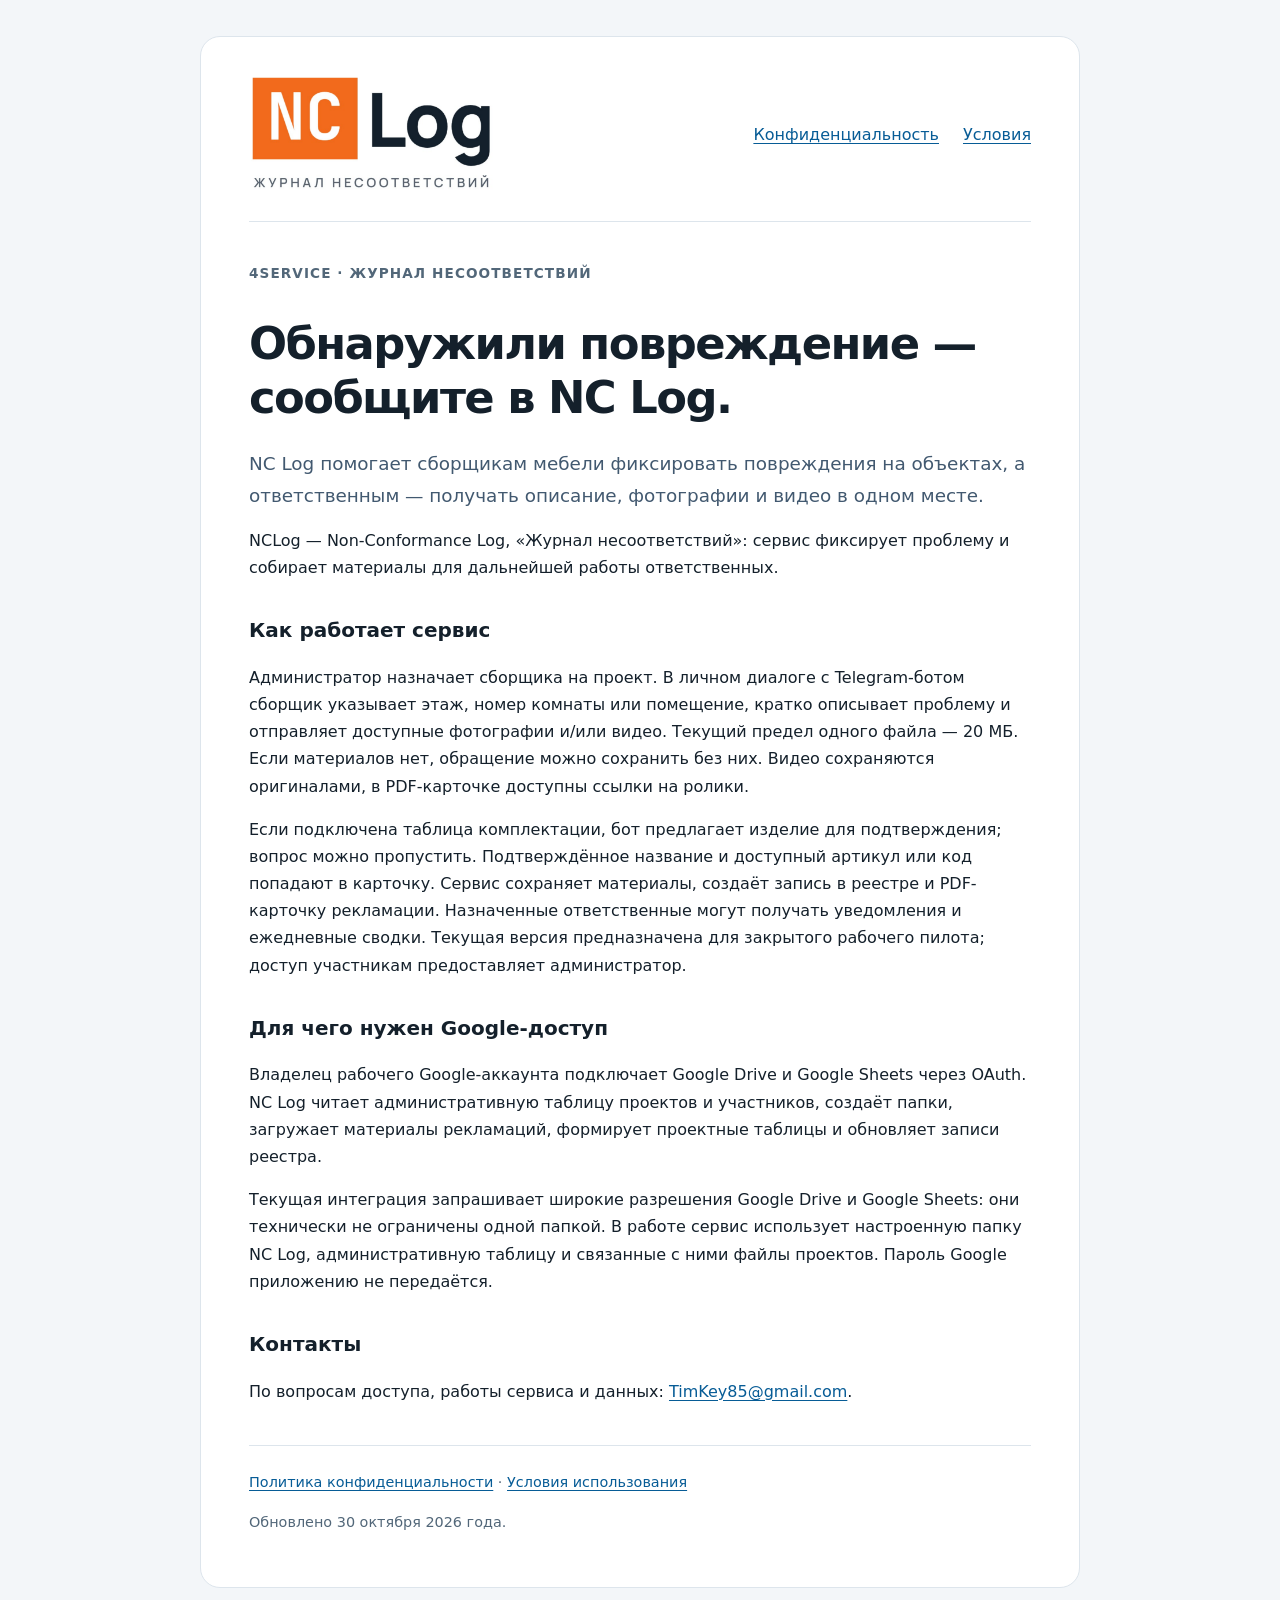
<file: index.html>
<!doctype html>
<html lang="ru">
<head><meta charset="utf-8"><meta name="viewport" content="width=device-width,initial-scale=1"><title>NC Log — сбор рекламаций</title><link rel="stylesheet" href="style.css"></head>
<body><main>
<nav aria-label="Навигация"><a href="./" aria-label="NC Log"><img class="brand-logo" src="nclog-logo-ru.png" alt="NC Log — Журнал несоответствий"></a><a href="privacy.html">Конфиденциальность</a><a href="terms.html">Условия</a></nav>
<p class="eyebrow">4service · Журнал несоответствий</p>
<h1>Обнаружили повреждение — сообщите в NC Log.</h1>
<p class="lead">NC Log помогает сборщикам мебели фиксировать повреждения на объектах, а ответственным — получать описание, фотографии и видео в одном месте.</p>
<p>NCLog — Non-Conformance Log, «Журнал несоответствий»: сервис фиксирует проблему и собирает материалы для дальнейшей работы ответственных.</p>
<h2>Как работает сервис</h2>
<p>Администратор назначает сборщика на проект. В личном диалоге с Telegram-ботом сборщик указывает этаж, номер комнаты или помещение, кратко описывает проблему и отправляет доступные фотографии и/или видео. Текущий предел одного файла — 20 МБ. Если материалов нет, обращение можно сохранить без них. Видео сохраняются оригиналами, в PDF-карточке доступны ссылки на ролики.</p>
<p>Если подключена таблица комплектации, бот предлагает изделие для подтверждения; вопрос можно пропустить. Подтверждённое название и доступный артикул или код попадают в карточку. Сервис сохраняет материалы, создаёт запись в реестре и PDF-карточку рекламации. Назначенные ответственные могут получать уведомления и ежедневные сводки. Текущая версия предназначена для закрытого рабочего пилота; доступ участникам предоставляет администратор.</p>
<h2>Для чего нужен Google-доступ</h2>
<p>Владелец рабочего Google-аккаунта подключает Google Drive и Google Sheets через OAuth. NC Log читает административную таблицу проектов и участников, создаёт папки, загружает материалы рекламаций, формирует проектные таблицы и обновляет записи реестра.</p>
<p>Текущая интеграция запрашивает широкие разрешения Google Drive и Google Sheets: они технически не ограничены одной папкой. В работе сервис использует настроенную папку NC Log, административную таблицу и связанные с ними файлы проектов. Пароль Google приложению не передаётся.</p>
<h2>Контакты</h2>
<p>По вопросам доступа, работы сервиса и данных: <a href="mailto:TimKey85@gmail.com">TimKey85@gmail.com</a>.</p>
<footer><a href="privacy.html">Политика конфиденциальности</a> · <a href="terms.html">Условия использования</a><p>Обновлено 30 октября 2026 года.</p></footer>
</main></body></html>
</file>
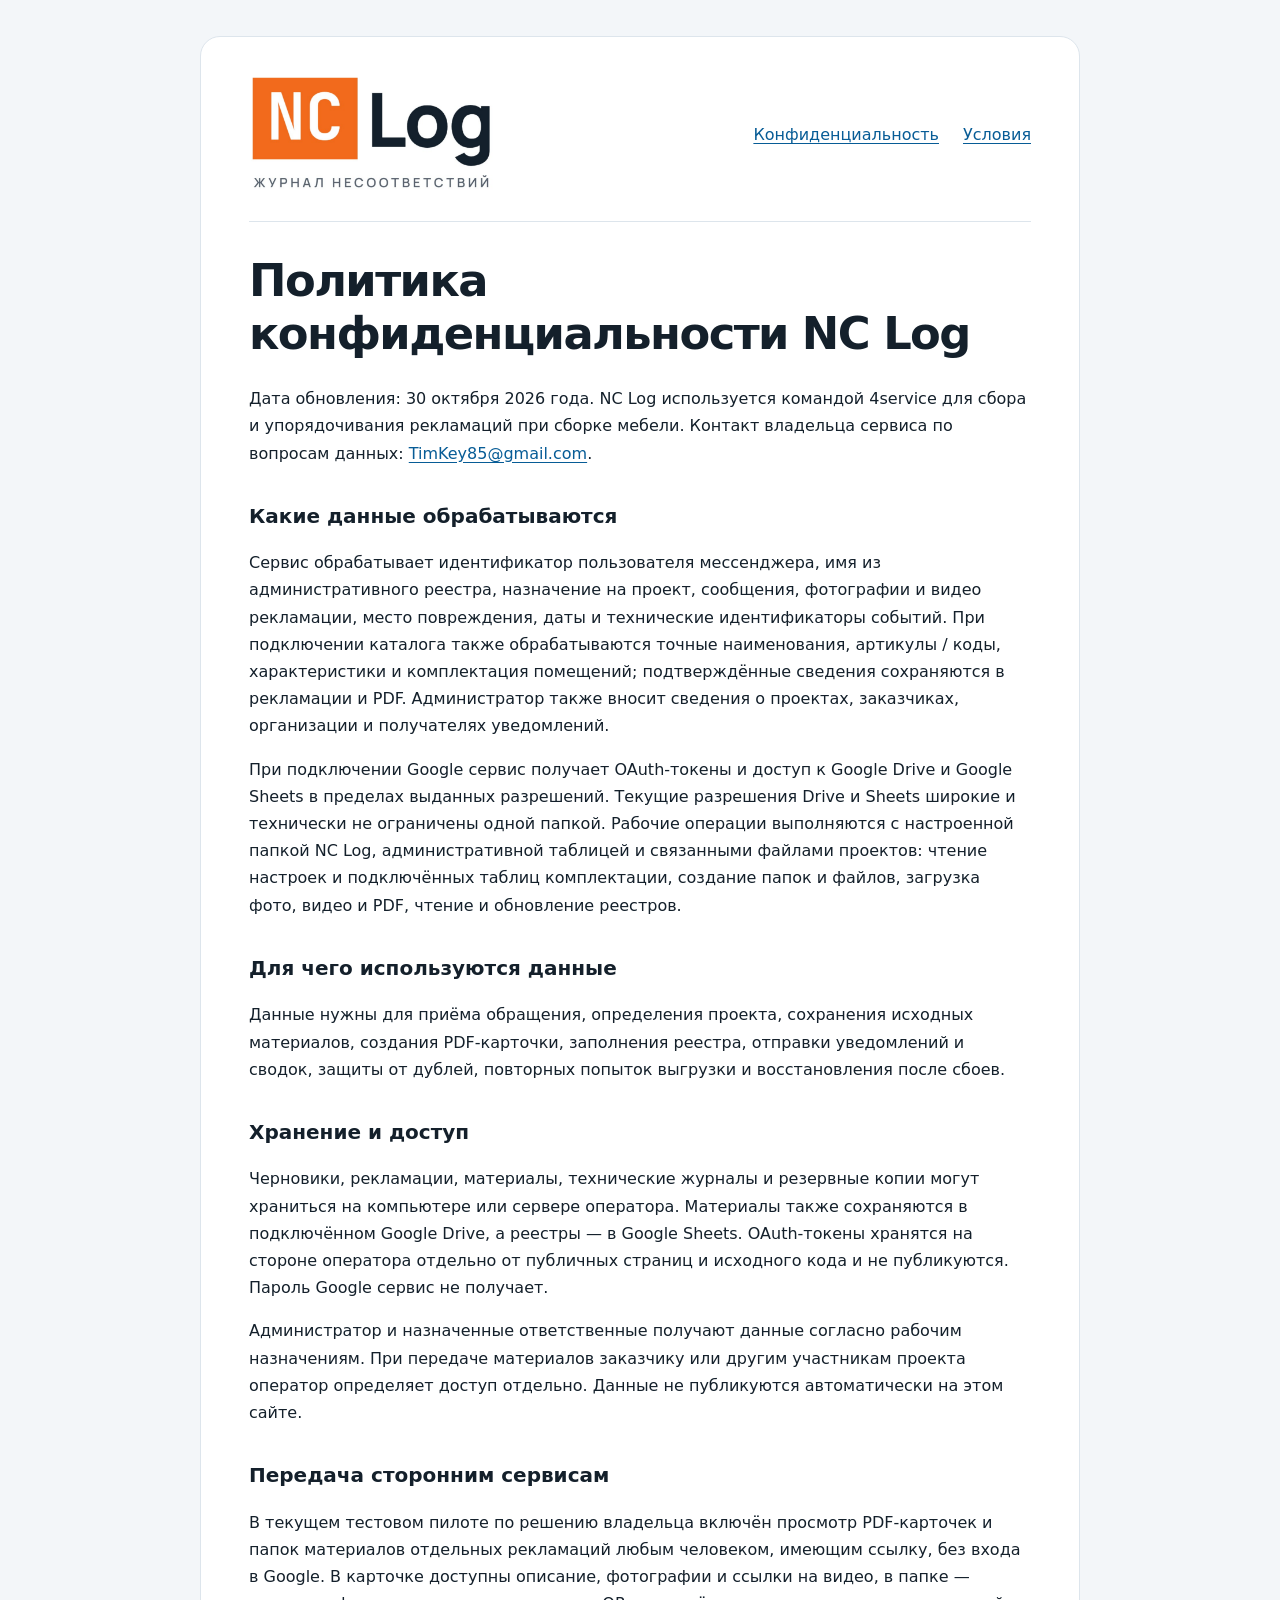
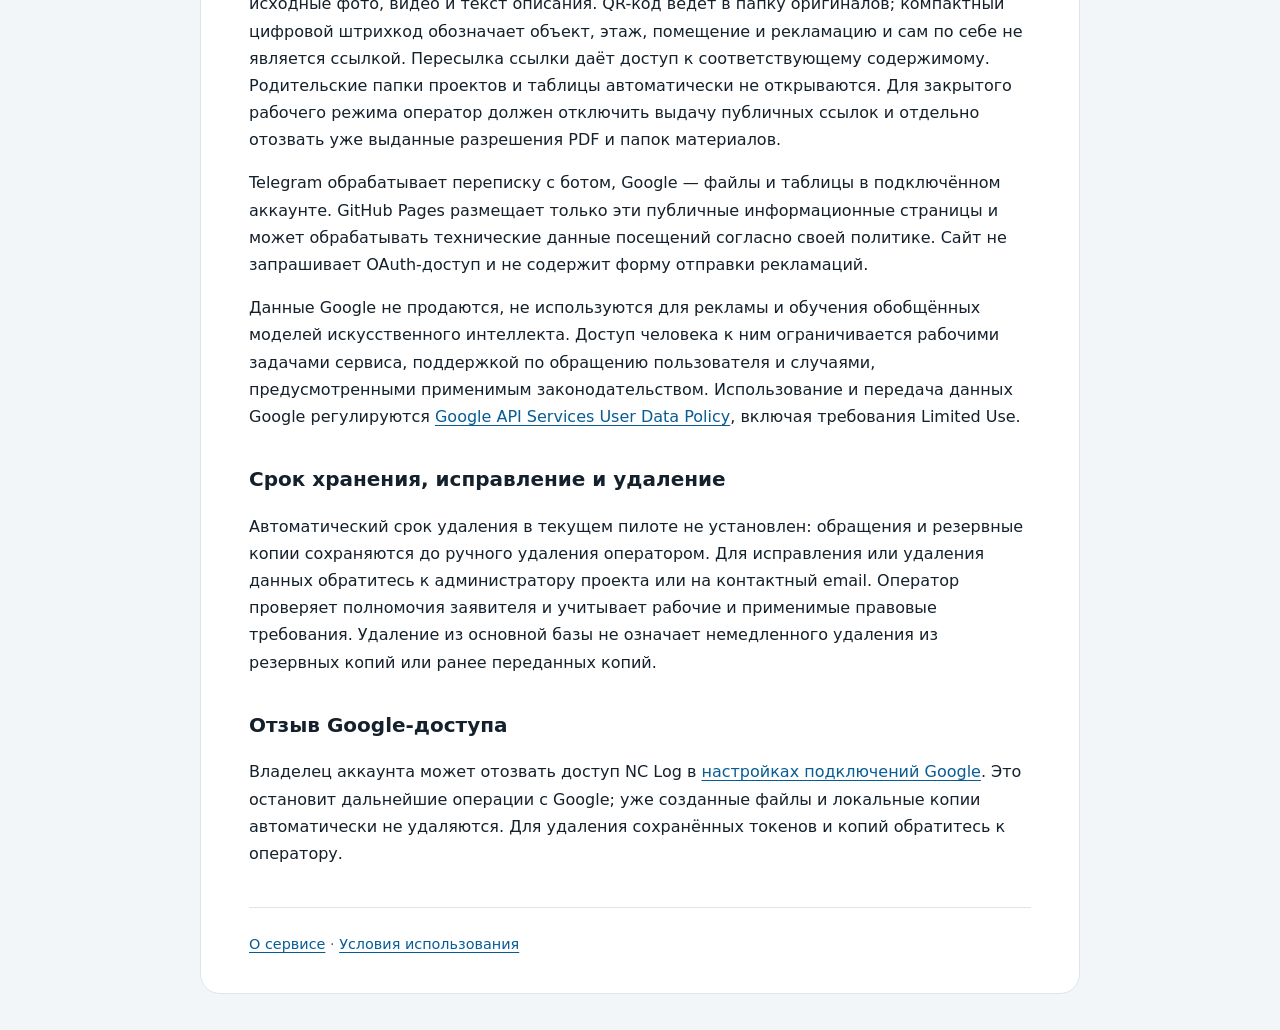
<file: privacy.html>
<!doctype html>
<html lang="ru">
<head><meta charset="utf-8"><meta name="viewport" content="width=device-width,initial-scale=1"><title>NC Log — политика конфиденциальности</title><link rel="stylesheet" href="style.css"></head>
<body><main>
<nav aria-label="Навигация"><a href="./" aria-label="NC Log"><img class="brand-logo" src="nclog-logo-ru.png" alt="NC Log — Журнал несоответствий"></a><a href="privacy.html" aria-current="page">Конфиденциальность</a><a href="terms.html">Условия</a></nav>
<h1>Политика конфиденциальности NC Log</h1>
<p>Дата обновления: 30 октября 2026 года. NC Log используется командой 4service для сбора и упорядочивания рекламаций при сборке мебели. Контакт владельца сервиса по вопросам данных: <a href="mailto:TimKey85@gmail.com">TimKey85@gmail.com</a>.</p>
<h2>Какие данные обрабатываются</h2>
<p>Сервис обрабатывает идентификатор пользователя мессенджера, имя из административного реестра, назначение на проект, сообщения, фотографии и видео рекламации, место повреждения, даты и технические идентификаторы событий. При подключении каталога также обрабатываются точные наименования, артикулы / коды, характеристики и комплектация помещений; подтверждённые сведения сохраняются в рекламации и PDF. Администратор также вносит сведения о проектах, заказчиках, организации и получателях уведомлений.</p>
<p>При подключении Google сервис получает OAuth-токены и доступ к Google Drive и Google Sheets в пределах выданных разрешений. Текущие разрешения Drive и Sheets широкие и технически не ограничены одной папкой. Рабочие операции выполняются с настроенной папкой NC Log, административной таблицей и связанными файлами проектов: чтение настроек и подключённых таблиц комплектации, создание папок и файлов, загрузка фото, видео и PDF, чтение и обновление реестров.</p>
<h2>Для чего используются данные</h2>
<p>Данные нужны для приёма обращения, определения проекта, сохранения исходных материалов, создания PDF-карточки, заполнения реестра, отправки уведомлений и сводок, защиты от дублей, повторных попыток выгрузки и восстановления после сбоев.</p>
<h2>Хранение и доступ</h2>
<p>Черновики, рекламации, материалы, технические журналы и резервные копии могут храниться на компьютере или сервере оператора. Материалы также сохраняются в подключённом Google Drive, а реестры — в Google Sheets. OAuth-токены хранятся на стороне оператора отдельно от публичных страниц и исходного кода и не публикуются. Пароль Google сервис не получает.</p>
<p>Администратор и назначенные ответственные получают данные согласно рабочим назначениям. При передаче материалов заказчику или другим участникам проекта оператор определяет доступ отдельно. Данные не публикуются автоматически на этом сайте.</p>
<h2>Передача сторонним сервисам</h2>
<p>В текущем тестовом пилоте по решению владельца включён просмотр PDF-карточек и папок материалов отдельных рекламаций любым человеком, имеющим ссылку, без входа в Google. В карточке доступны описание, фотографии и ссылки на видео, в папке — исходные фото, видео и текст описания. QR-код ведёт в папку оригиналов; компактный цифровой штрихкод обозначает объект, этаж, помещение и рекламацию и сам по себе не является ссылкой. Пересылка ссылки даёт доступ к соответствующему содержимому. Родительские папки проектов и таблицы автоматически не открываются. Для закрытого рабочего режима оператор должен отключить выдачу публичных ссылок и отдельно отозвать уже выданные разрешения PDF и папок материалов.</p>
<p>Telegram обрабатывает переписку с ботом, Google — файлы и таблицы в подключённом аккаунте. GitHub Pages размещает только эти публичные информационные страницы и может обрабатывать технические данные посещений согласно своей политике. Сайт не запрашивает OAuth-доступ и не содержит форму отправки рекламаций.</p>
<p>Данные Google не продаются, не используются для рекламы и обучения обобщённых моделей искусственного интеллекта. Доступ человека к ним ограничивается рабочими задачами сервиса, поддержкой по обращению пользователя и случаями, предусмотренными применимым законодательством. Использование и передача данных Google регулируются <a href="https://developers.google.com/terms/api-services-user-data-policy">Google API Services User Data Policy</a>, включая требования Limited Use.</p>
<h2>Срок хранения, исправление и удаление</h2>
<p>Автоматический срок удаления в текущем пилоте не установлен: обращения и резервные копии сохраняются до ручного удаления оператором. Для исправления или удаления данных обратитесь к администратору проекта или на контактный email. Оператор проверяет полномочия заявителя и учитывает рабочие и применимые правовые требования. Удаление из основной базы не означает немедленного удаления из резервных копий или ранее переданных копий.</p>
<h2>Отзыв Google-доступа</h2>
<p>Владелец аккаунта может отозвать доступ NC Log в <a href="https://myaccount.google.com/connections">настройках подключений Google</a>. Это остановит дальнейшие операции с Google; уже созданные файлы и локальные копии автоматически не удаляются. Для удаления сохранённых токенов и копий обратитесь к оператору.</p>
<footer><a href="./">О сервисе</a> · <a href="terms.html">Условия использования</a></footer>
</main></body></html>
</file>
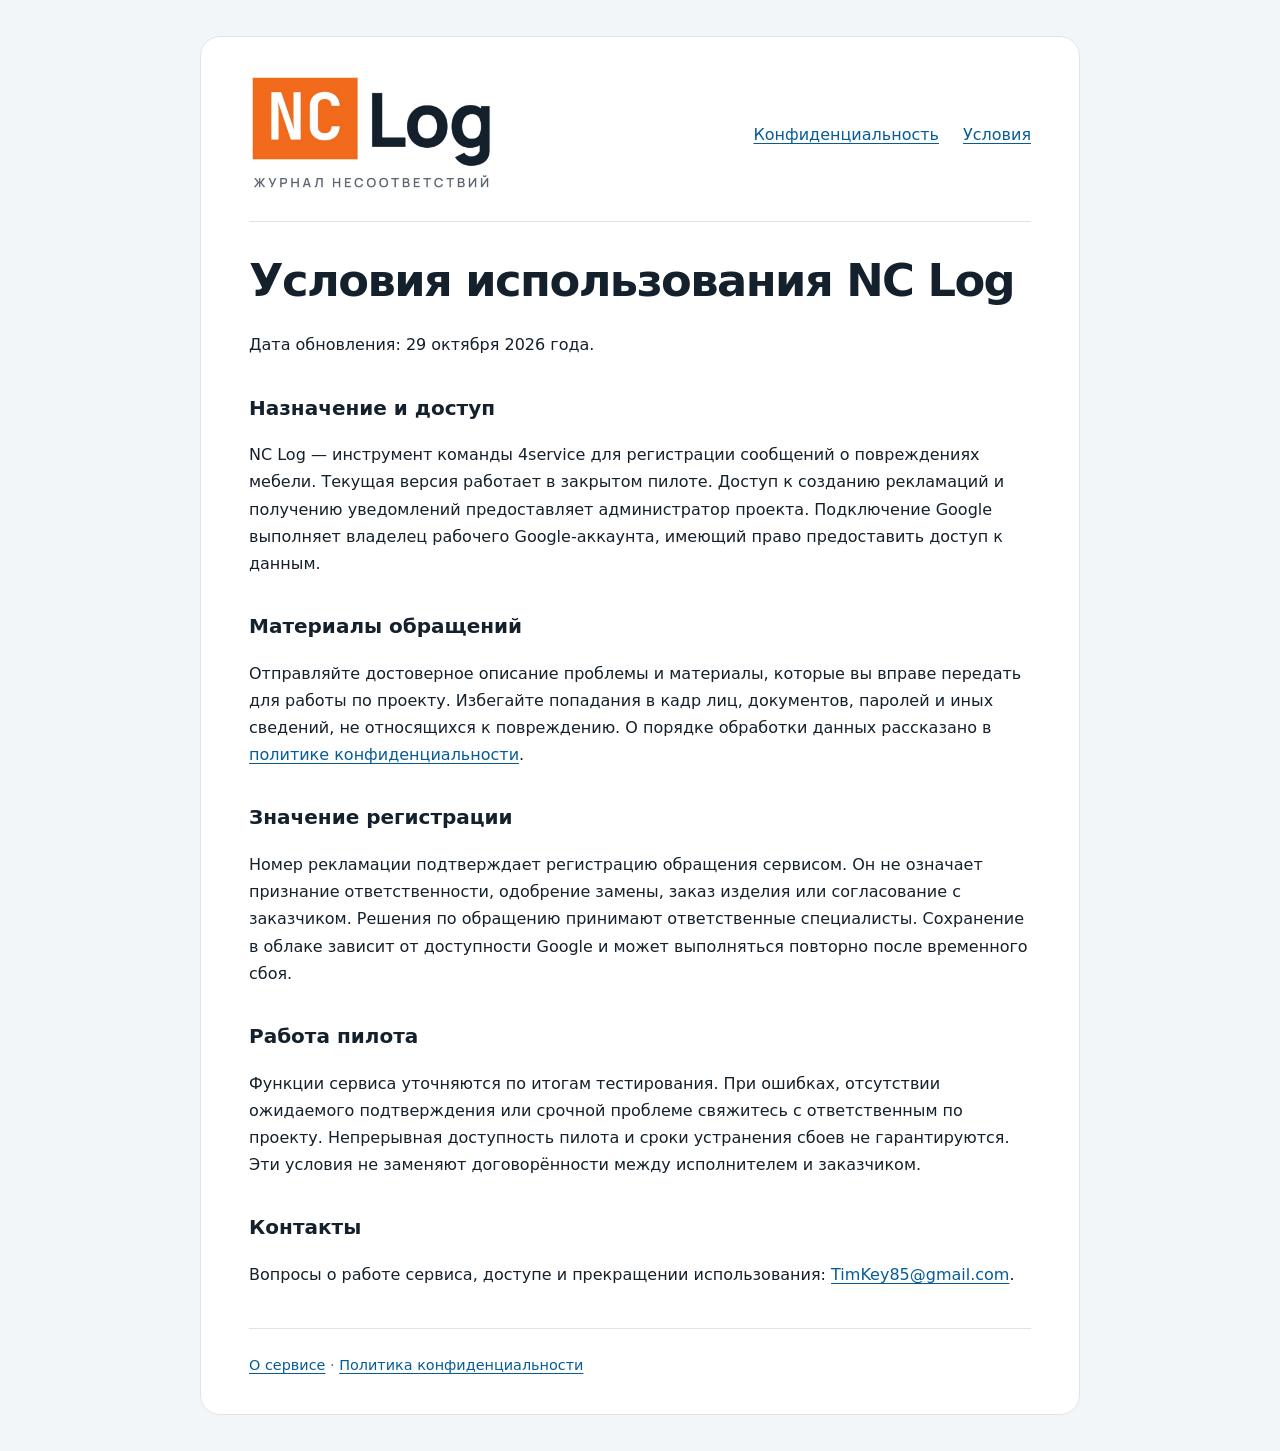
<file: terms.html>
<!doctype html>
<html lang="ru">
<head><meta charset="utf-8"><meta name="viewport" content="width=device-width,initial-scale=1"><title>NC Log — условия использования</title><link rel="stylesheet" href="style.css"></head>
<body><main>
<nav aria-label="Навигация"><a href="./" aria-label="NC Log"><img class="brand-logo" src="nclog-logo-ru.png" alt="NC Log — Журнал несоответствий"></a><a href="privacy.html">Конфиденциальность</a><a href="terms.html" aria-current="page">Условия</a></nav>
<h1>Условия использования NC Log</h1>
<p>Дата обновления: 29 октября 2026 года.</p>
<h2>Назначение и доступ</h2>
<p>NC Log — инструмент команды 4service для регистрации сообщений о повреждениях мебели. Текущая версия работает в закрытом пилоте. Доступ к созданию рекламаций и получению уведомлений предоставляет администратор проекта. Подключение Google выполняет владелец рабочего Google-аккаунта, имеющий право предоставить доступ к данным.</p>
<h2>Материалы обращений</h2>
<p>Отправляйте достоверное описание проблемы и материалы, которые вы вправе передать для работы по проекту. Избегайте попадания в кадр лиц, документов, паролей и иных сведений, не относящихся к повреждению. О порядке обработки данных рассказано в <a href="privacy.html">политике конфиденциальности</a>.</p>
<h2>Значение регистрации</h2>
<p>Номер рекламации подтверждает регистрацию обращения сервисом. Он не означает признание ответственности, одобрение замены, заказ изделия или согласование с заказчиком. Решения по обращению принимают ответственные специалисты. Сохранение в облаке зависит от доступности Google и может выполняться повторно после временного сбоя.</p>
<h2>Работа пилота</h2>
<p>Функции сервиса уточняются по итогам тестирования. При ошибках, отсутствии ожидаемого подтверждения или срочной проблеме свяжитесь с ответственным по проекту. Непрерывная доступность пилота и сроки устранения сбоев не гарантируются. Эти условия не заменяют договорённости между исполнителем и заказчиком.</p>
<h2>Контакты</h2>
<p>Вопросы о работе сервиса, доступе и прекращении использования: <a href="mailto:TimKey85@gmail.com">TimKey85@gmail.com</a>.</p>
<footer><a href="./">О сервисе</a> · <a href="privacy.html">Политика конфиденциальности</a></footer>
</main></body></html>
</file>
<file: style.css>
:root{font-family:system-ui,-apple-system,"Segoe UI",sans-serif;color:#14202B;background:#f3f6f9;line-height:1.7}*{box-sizing:border-box}body{margin:0}main{max-width:880px;margin:36px auto;padding:36px 48px;background:#fff;border:1px solid #dde5ec;border-radius:20px}nav{display:flex;flex-wrap:wrap;gap:12px 24px;padding-bottom:24px;border-bottom:1px solid #dde5ec}a{color:#075c96;text-underline-offset:3px}a:hover{color:#003b64}a:focus-visible{outline:3px solid #F26B1D;outline-offset:4px}nav a:first-child{font-weight:750;margin-right:auto}h1{font-size:clamp(1.9rem,4.5vw,2.8rem);line-height:1.2;letter-spacing:-.035em;margin:32px 0 24px}h2{font-size:1.25rem;margin-top:32px}p{margin:16px 0}.eyebrow{margin-top:40px;color:#526779;font-size:.85rem;font-weight:650;text-transform:uppercase;letter-spacing:.08em}.lead{font-size:1.15rem;color:#425970}footer{margin-top:40px;padding-top:24px;border-top:1px solid #dde5ec;font-size:.9rem;color:#526779}@media(max-width:600px){main{margin:0;padding:24px;border:0;border-radius:0}nav{gap:12px;font-size:.9rem}nav a:first-child{width:100%}}

.brand-logo{display:block;width:245px;max-width:100%;height:auto}nav{align-items:center}
</file>
